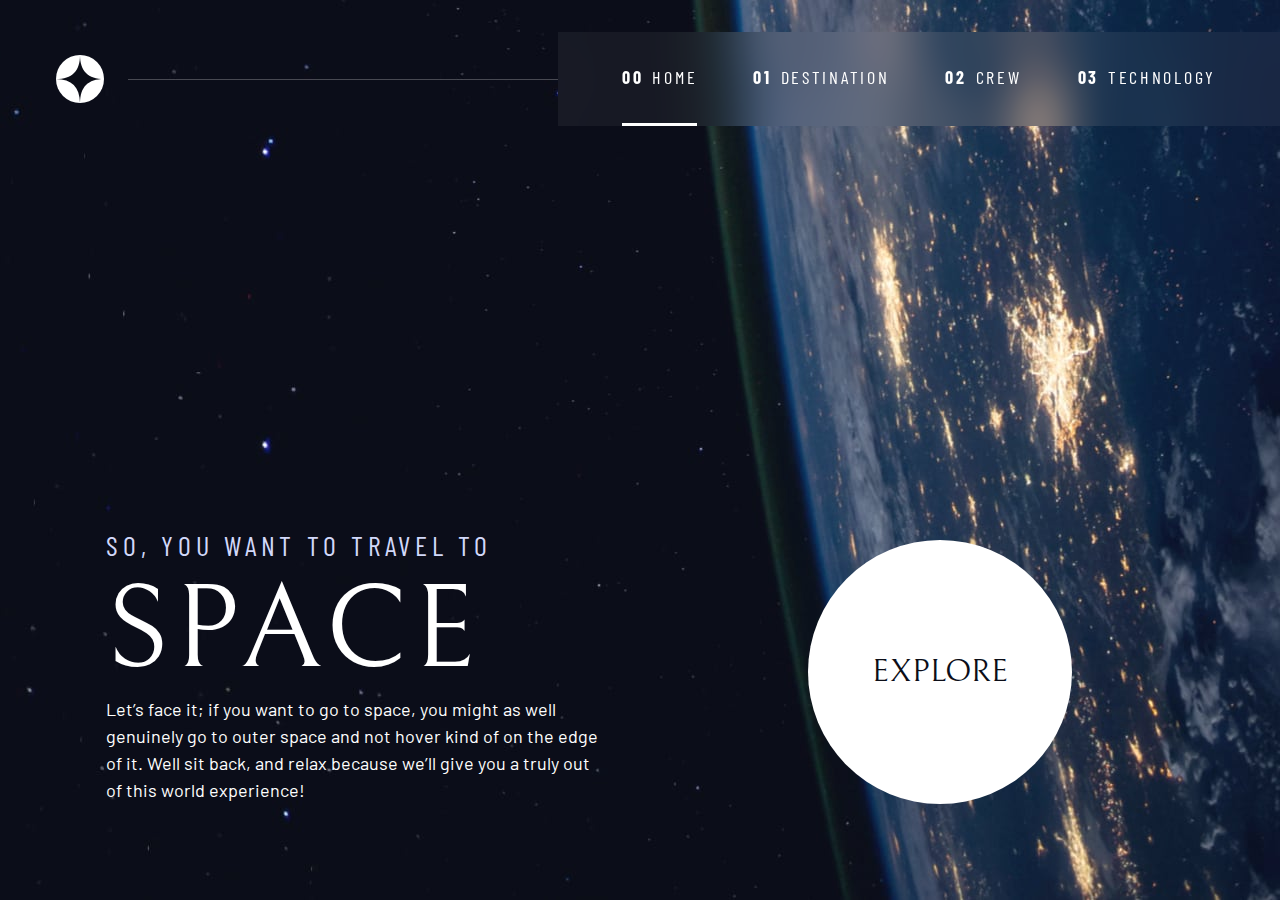
<file: index.html>
<!DOCTYPE html>
<html lang="en">
<head>
    <meta charset="UTF-8">
    <meta name="viewport" content="width=device-width, initial-scale=1.0">

    <link rel="icon" type="image/png" sizes="32x32" href="./assets/favicon-32x32.png">
    <!-- Google fonts -->
    <link rel="preconnect" href="https://fonts.googleapis.com">
    <link rel="preconnect" href="https://fonts.gstatic.com" crossorigin>
    <link href="https://fonts.googleapis.com/css2?family=Barlow+Condensed:wght@400;700&family=Barlow:wght@400;700&family=Bellefair&display=swap" rel="stylesheet">
    <!-- Custom CSS -->
    <link rel="stylesheet" href="index.css">
    <title>Space tourism website</title>
    <script src="index.js" defer></script>
</head>
<body class="home">
    <a href="#main" class="skip-to-content">Skip to content</a>
    <header class="primary-header flex">
        <div>
            <img src="./assets/shared/logo.svg" alt="space tourism logo" class="logo" />
        </div>
        <button class="mobile-nav-toggle" aria-controls="primary-nav"><span class="sr-only" aria-expanded="false">Menu</span></button>
        <nav>
            <ul id="primary-nav" data-visible="false" class="primary-nav underline-indicators flex">
                <li class="active"><a class=" ff-sans-cond uppercase text-white letter-spacing-2" href="index.html"><span aria-hidden="true">00</span>Home</a></li>
                <li><a class=" ff-sans-cond uppercase text-white letter-spacing-2" href="destination.html"><span aria-hidden="true">01</span>Destination</a></li>
                <li><a class=" ff-sans-cond uppercase text-white letter-spacing-2" href=crew.html><span aria-hidden="true">02</span>Crew</a></li>
                <li><a class=" ff-sans-cond uppercase text-white letter-spacing-2" href="technology.html"><span aria-hidden="true">03</span>Technology</a></li>
            </ul>
        </nav>
    </header>

    <main id="main" class="grid-container grid-container--home">
        <div>
            <h1 class="text-light fs-500 ff-sans-cond uppercase letter-spacing-1">So, you want to travel to 
                <span class="d-block fs-900 ff-serif text-white">Space</span>
            </h1>
            <p>
                Let’s face it; if you want to go to space, you might as well genuinely go to 
                outer space and not hover kind of on the edge of it. Well sit back, and relax 
                because we’ll give you a truly out of this world experience!
            </p>
        </div>
        <div>
            <a href="destination.html" class="large-button uppercase ff-serif text-dark bg-white">Explore</a> 
        </div>
    </main>
</body>
</html>
</file>
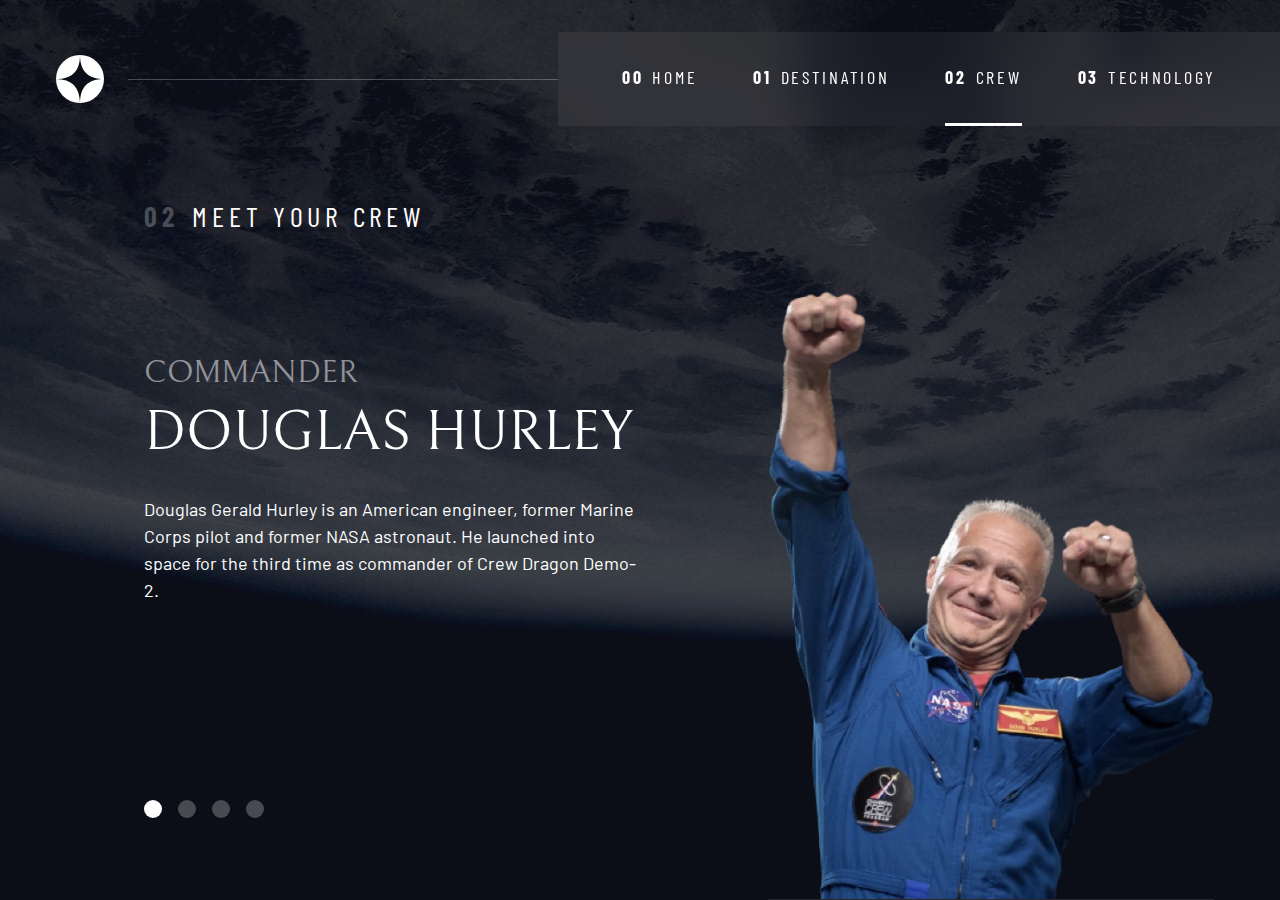
<file: crew.html>
<!DOCTYPE html>
<html lang="en">
<head>
    <meta charset="UTF-8">
    <meta name="viewport" content="width=device-width, initial-scale=1.0">

    <link rel="icon" type="image/png" sizes="32x32" href="./assets/favicon-32x32.png">
    <!-- Google fonts -->
    <link rel="preconnect" href="https://fonts.googleapis.com">
    <link rel="preconnect" href="https://fonts.gstatic.com" crossorigin>
    <link href="https://fonts.googleapis.com/css2?family=Barlow+Condensed:wght@400;700&family=Barlow:wght@400;700&family=Bellefair&display=swap" rel="stylesheet">
    <!-- Custom CSS -->
    <link rel="stylesheet" href="index.css">
    <title>Space tourism website</title>
    <script src="index.js" defer></script>
</head>
<body class="crew">
    <a href="#main" class="skip-to-content">Skip to content</a>
    <header class="primary-header flex">
        <div>
            <img src="./assets/shared/logo.svg" alt="space tourism logo" class="logo" />
        </div>
        <button class="mobile-nav-toggle" aria-controls="primary-nav"><span class="sr-only" aria-expanded="false">Menu</span></button>
        <nav>
            <ul id="primary-nav" data-visible="false" class="primary-nav underline-indicators flex">
                <li><a class=" ff-sans-cond uppercase text-white letter-spacing-2" href="index.html"><span aria-hidden="true">00</span>Home</a></li>
                <li><a class=" ff-sans-cond uppercase text-white letter-spacing-2" href="destination.html"><span aria-hidden="true">01</span>Destination</a></li>
                <li class="active"><a class=" ff-sans-cond uppercase text-white letter-spacing-2" href=crew.html><span aria-hidden="true">02</span>Crew</a></li>
                <li><a class=" ff-sans-cond uppercase text-white letter-spacing-2" href="technology.html"><span aria-hidden="true">03</span>Technology</a></li>
            </ul>
        </nav>
    </header>

    <main id="main" class="grid-container grid-container--crew flow">
        <h1 class="numbered-title"><span aria-hidden="true">02</span>Meet your crew</h1>
        <div class="dot-indicators flex" role="tablist" aria-label="crew member list">
            <button aria-selected="true" aria-controls="commander-tab" role="tab" data-image="commander-image" tabindex="0"><span class="sr-only">The commander</span></button>
            <button aria-selected="false" aria-controls="specialist-tab" role="tab" data-image="specialist-image" tabindex="-1"><span class="sr-only">The mission specialist</span></button>
            <button aria-selected="false" aria-controls="pilot-tab" role="tab" data-image="pilot-image" tabindex="-1"><span class="sr-only">The pilot</span></button>
            <button aria-selected="false" aria-controls="engineer-tab" role="tab" data-image="engineer-image" tabindex="-1"><span class="sr-only">The crew engineer</span></button>
        </div>
        
        <!-- Commander -->
        <article class="crew-info flow" id="commander-tab" role="tabpanel" tabindex="0">
            <header class="flow flow--space-small">
                <h2 class="fs-600 ff-serif uppercase">Commander</h2>
                <p class="fs-700 uppercase ff-serif">Douglas Hurley</p>
            </header>
            <p>
                Douglas Gerald Hurley is an American engineer, former Marine Corps pilot 
                and former NASA astronaut. He launched into space for the third time as 
                commander of Crew Dragon Demo-2.
            </p>
        </article>

        <!-- Mission Specialist -->
        <article hidden class="crew-info flow" id="specialist-tab" role="tabpanel" tabindex="0">
            <header class="flow flow--space-small">
                <h2 class="fs-600 ff-serif uppercase">Mission Specialist</h2>
                <p class="fs-700 uppercase ff-serif">Mark Shuttleworth</p>
            </header>
            <p>
                Mark Richard Shuttleworth is the founder and CEO of Canonical, the company behind 
                the Linux-based Ubuntu operating system. Shuttleworth became the first South 
                African to travel to space as a space tourist.
            </p>
        </article>

        <!-- Pilot -->
        <article hidden class="crew-info flow" id="pilot-tab" role="tabpanel" tabindex="0">
            <header class="flow flow--space-small">
                <h2 class="fs-600 ff-serif uppercase">Pilot</h2>
                <p class="fs-700 uppercase ff-serif">Victor Glover</p>
            </header>
            <p>
                Pilot on the first operational flight of the SpaceX Crew Dragon to the 
                International Space Station. Glover is a commander in the U.S. Navy where 
                he pilots an F/A-18.He was a crew member of Expedition 64, and served as a 
                station systems flight engineer. 
            </p>
        </article>
        
        <!-- Engineer -->
        <article hidden class="crew-info flow" id="engineer-tab" role="tabpanel" tabindex="0">
            <header class="flow flow--space-small">
                <h2 class="fs-600 ff-serif uppercase">Flight Engineer</h2>
                <p class="fs-700 uppercase ff-serif">Anousheh Ansari</p>
            </header>
            <p>
                Anousheh Ansari is an Iranian American engineer and co-founder of Prodea Systems. 
                Ansari was the fourth self-funded space tourist, the first self-funded woman to 
                fly to the ISS, and the first Iranian in space.
            </p>
        </article>       

        <picture id="commander-image">
            <source srcset="assets/crew/image-douglas-hurley.webp" type="image/webp">
            <img src="assets/crew/image-douglas-hurley.png" alt="dougles harley" />
        </picture>
        <picture hidden id="specialist-image">
            <source srcset="assets/crew/image-mark-shuttleworth.webp" type="image/webp">
            <img src="assets/crew/image-mark-shuttleworth.png" alt="mark shuttleworth" />
        </picture>
        <picture hidden id="pilot-image">
            <source srcset="assets/crew/image-victor-glover.webp" type="image/webp">
            <img src="assets/crew/image-victor-glover.png" alt="victor glover" />
        </picture>
        <picture hidden id="engineer-image">
            <source srcset="assets/crew/image-anousheh-ansari.webp" type="image/webp">
            <img src="assets/crew/image-anousheh-ansari.png" alt="anousheh ansari" />
        </picture>
    </main>
</body>
</html>
</file>
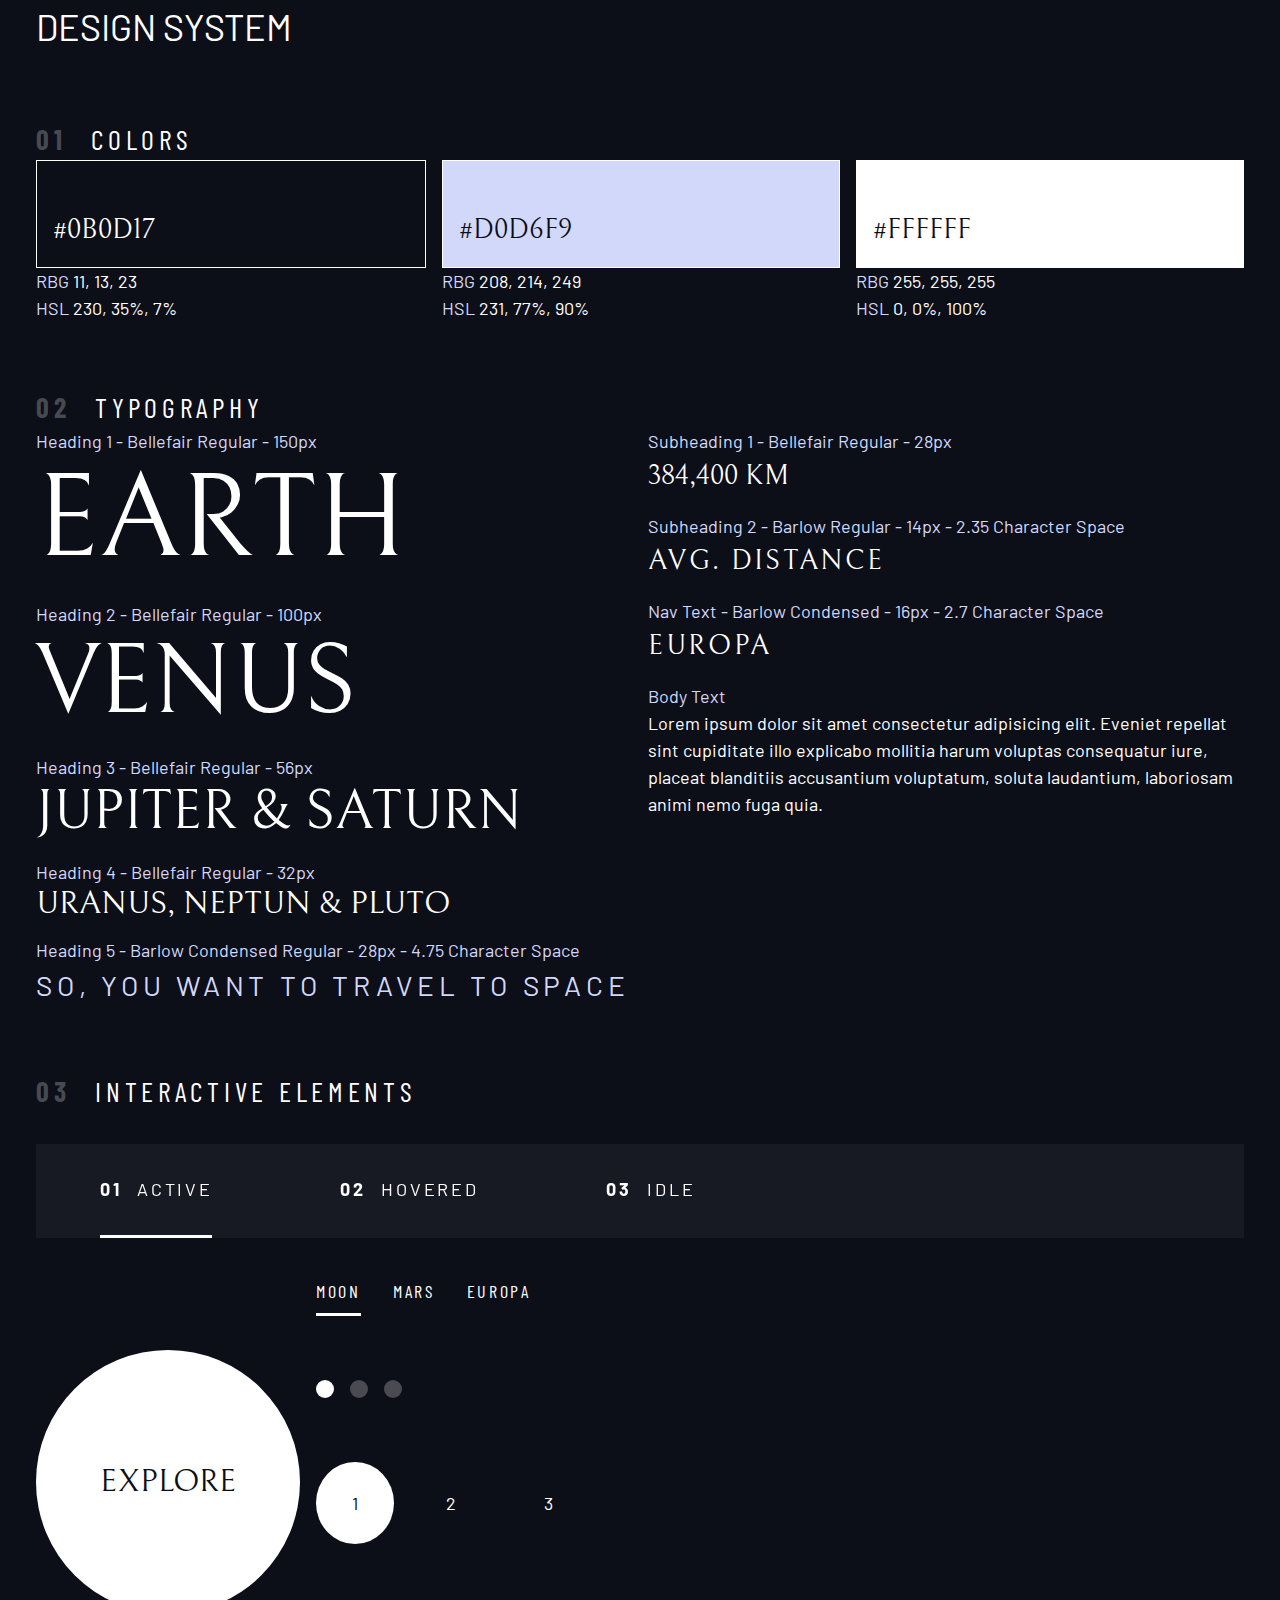
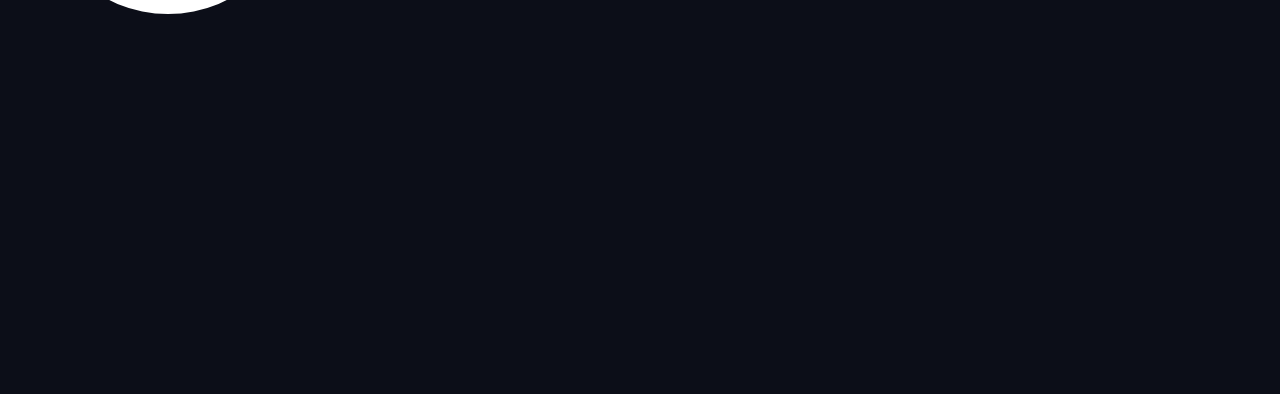
<file: design-system.html>
<!DOCTYPE html>
<html lang="en">
<head>
    <meta charset="UTF-8">
    <meta name="viewport" content="width=device-width, initial-scale=1.0">
    <link rel="stylesheet" href="index.css">
    <link rel="preconnect" href="https://fonts.googleapis.com">
    <link rel="preconnect" href="https://fonts.gstatic.com" crossorigin>
    <link href="https://fonts.googleapis.com/css2?family=Barlow+Condensed:wght@400;700&family=Barlow:wght@400;700&family=Bellefair&display=swap" rel="stylesheet">
    <title>Design System</title>
</head>
<body class="bg-dark text-white">
    <div class="container">
        <h1 class="uppercase">Design System</h1>

        <section id="colors" style="margin: 4rem 0">
            <h2 class="numbered-title"><span>01</span> colors</h2>
            <div class="flex">
                <div style="flex-grow: 1;">
                    <div class="bg-dark text-white ff-serif fs-500" style="padding: 3rem 1rem 1rem; border: 1px solid white;">
                        #0B0D17
                    </div>
                    <p><span class="text-light">RBG</span> 11, 13, 23</p>
                    <p><span class="text-light">HSL</span> 230, 35%, 7%</p>
                </div>
                <div style="flex-grow: 1;">
                    <div class="bg-light text-dark ff-serif fs-500" style="padding: 3rem 1rem 1rem; border: 1px solid white;">
                        #D0D6F9
                    </div>
                    <p><span class="text-light">RBG</span> 208, 214, 249</p>
                    <p><span class="text-light">HSL</span> 231, 77%, 90%</p>
                </div>
                <div style="flex-grow: 1;">
                    <div class="bg-white text-dark ff-serif fs-500" style="padding: 3rem 1rem 1rem; border: 1px solid white;">
                        #FFFFFF
                    </div>
                    <p><span class="text-light">RBG</span> 255, 255, 255</p>
                    <p><span class="text-light">HSL</span> 0, 0%, 100%</p>
                </div>
            </div>
        </section>

        <section id="typography" style="margin: 4rem 0;">
            <h2 class="numbered-title"><span>02</span> Typography</h2>
            <div class="flex">
                <div class="flow" style="flex-basis: 100%;">
                    <div>
                        <p class="text-light">Heading 1 - Bellefair Regular - 150px</p>
                        <p class="fs-900 ff-serif uppercase">Earth</p>
                    </div>
                    <div>
                        <p class="text-light">Heading 2 - Bellefair Regular - 100px</p>
                        <p class="fs-800 ff-serif uppercase">Venus</p>
                    </div>
                    <div>
                        <p class="text-light">Heading 3 - Bellefair Regular - 56px</p>
                        <p class="fs-700 ff-serif uppercase">Jupiter & Saturn</p>
                    </div>
                    <div>
                        <p class="text-light">Heading 4 - Bellefair Regular - 32px</p>
                        <p class="fs-600 ff-serif uppercase">Uranus, Neptun & Pluto</p>
                    </div>
                    <div>
                        <p class="text-light">Heading 5 - Barlow Condensed Regular - 28px - 4.75 Character Space</p>
                        <p class="text-light fs-500 ff-sans-serif uppercase letter-spacing-1">So, you want to travel to space</p>
                    </div>
                </div>
                <div class="flow" style="flex-basis: 100%;">
                    <div>
                        <p class="text-light">Subheading 1 - Bellefair Regular - 28px</p>
                        <p class="fs-500 ff-serif uppercase">384,400 km</p>
                    </div>
                    <div>
                        <p class="text-light">Subheading 2 - Barlow Regular - 14px - 2.35 Character Space</p>
                        <p class="fs-500 ff-serif uppercase letter-spacing-3">Avg. Distance</p>
                    </div>
                    <div>
                        <p class="text-light">Nav Text - Barlow Condensed - 16px - 2.7 Character Space</p>
                        <p class="fs-500 ff-serif uppercase letter-spacing-2">Europa</p>
                    </div>
                    <div>
                        <p class="text-light">Body Text</p>
                        <p>Lorem ipsum dolor sit amet consectetur adipisicing elit. Eveniet repellat sint cupiditate illo explicabo mollitia harum voluptas consequatur iure, placeat blanditiis accusantium voluptatum, soluta laudantium, laboriosam animi nemo fuga quia.</p>
                    </div>
                </div>
            </div>
        </section>
        <section class="flow" id="interactive-elements">
            <h2 class="numbered-title"><span>03</span> Interactive Elements</h2>

            <!-- navigation -->
            <div>
                <nav>
                    <ul class="primary-nav flex underline-indicators" style="--gap: 8rem;">
                        <li class="active"><a class="uppercase text-white letter-spacing-2" href="#"><span>01</span> Active</a></li>
                        <li><a class="uppercase text-white letter-spacing-2" href="#"><span>02</span> Hovered</a></li>
                        <li><a class="uppercase text-white letter-spacing-2" href="#"><span>03</span> Idle</a></li>
                    </ul>
                </nav>
            </div>

            <div class="flex">
                <div style="margin-top: 5rem">
                    <!-- explore button -->
                    <a href="#" class="large-button uppercase ff-serif fs-600 text-dark bg-white">Explore</a>
                </div>

                <div class="flow" style="margin-bottom: 50vh; --flow-space: 4rem">  
                    <!-- tabs -->
                    <div class="tab-list underline-indicators flex">
                        <button aria-selected="true" class="uppercase text-white ff-sans-cond letter-spacing-2">Moon</button>
                        <button aria-selected="false" class="uppercase text-white ff-sans-cond letter-spacing-2">Mars</button>
                        <button aria-selected="false" class="uppercase text-white ff-sans-cond letter-spacing-2">Europa</button>
                    </div>

                    <!-- dots -->
                    <div class="dot-indicators flex">
                        <button aria-selected="true"><span class="sr-only">Slide title</span></button>
                        <button aria-selected="false"><span class="sr-only">Slide title</span></button>
                        <button aria-selected="false"><span class="sr-only">Slide title</span></button>
                    </div>

                    <!-- numbers -->
                    <div class="number-indicators flex">
                        <button aria-selected="true" class="text-white fs-400">1</button>
                        <button aria-selected="false" class="text-white fs-400">2</button>
                        <button aria-selected="false" class="text-white fs-400">3</button>
                    </div>
                </div>
            </div>
        </section>

    </div>
</body>
</html>
</file>
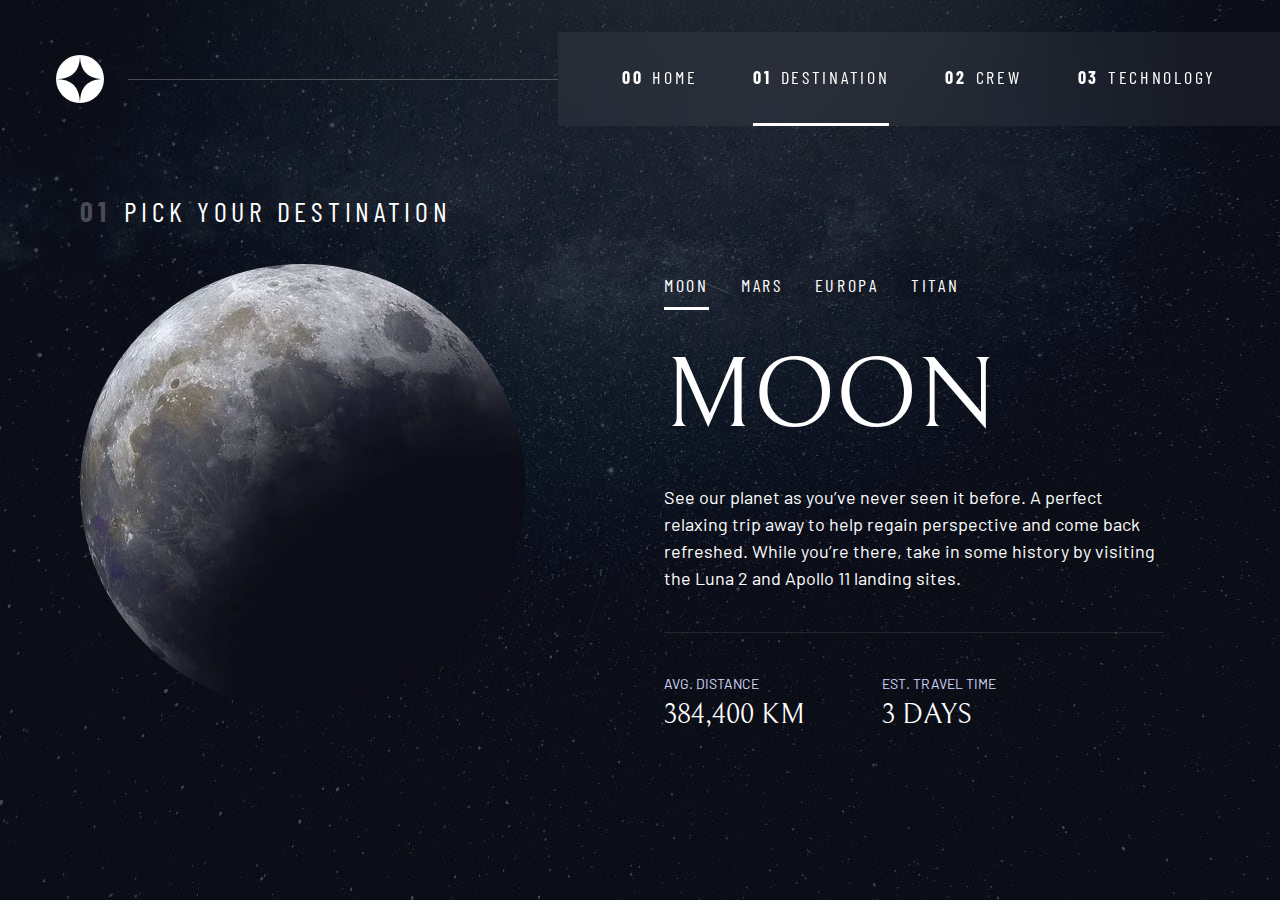
<file: destination.html>
<!DOCTYPE html>
<html lang="en">
<head>
    <meta charset="UTF-8">
    <meta name="viewport" content="width=device-width, initial-scale=1.0">

    <link rel="icon" type="image/png" sizes="32x32" href="./assets/favicon-32x32.png">
    <!-- Google fonts -->
    <link rel="preconnect" href="https://fonts.googleapis.com">
    <link rel="preconnect" href="https://fonts.gstatic.com" crossorigin>
    <link href="https://fonts.googleapis.com/css2?family=Barlow+Condensed:wght@400;700&family=Barlow:wght@400;700&family=Bellefair&display=swap" rel="stylesheet">
    <!-- Custom CSS -->
    <link rel="stylesheet" href="index.css">
    <title>Space tourism website</title>
    <script src="index.js" defer></script>
</head>
<body class="destination">
    <a href="#main" class="skip-to-content">Skip to content</a>
    <header class="primary-header flex">
        <div>
            <img src="./assets/shared/logo.svg" alt="space tourism logo" class="logo" />
        </div>
        <button class="mobile-nav-toggle" aria-controls="primary-nav"><span class="sr-only" aria-expanded="false">Menu</span></button>
        <nav>
            <ul id="primary-nav" data-visible="false" class="primary-nav underline-indicators flex">
                <li><a class=" ff-sans-cond uppercase text-white letter-spacing-2" href="index.html"><span aria-hidden="true">00</span>Home</a></li>
                <li class="active"><a class=" ff-sans-cond uppercase text-white letter-spacing-2" href="destination.html"><span aria-hidden="true">01</span>Destination</a></li>
                <li><a class=" ff-sans-cond uppercase text-white letter-spacing-2" href=crew.html><span aria-hidden="true">02</span>Crew</a></li>
                <li><a class=" ff-sans-cond uppercase text-white letter-spacing-2" href="technology.html"><span aria-hidden="true">03</span>Technology</a></li>
            </ul>
        </nav>
    </header>

    <main id="main" class="grid-container grid-container--destination flow">

        <h1 class="numbered-title"><span aria-hidden="true">01</span>Pick your destination</h1>

        <picture id="moon-image">
            <source srcset="assets/destination/image-moon.webp" type="image/webp">
            <img src="assets/destination/image-moon.png" alt="the mooon" />
        </picture>
        <picture hidden id="mars-image">
            <source srcset="assets/destination/image-mars.webp" type="image/webp">
            <img src="assets/destination/image-mars.png" alt="the planet mars" />
        </picture>
        <picture hidden id="europa-image">
            <source srcset="assets/destination/image-europa.webp" type="image/webp">
            <img src="assets/destination/image-europa.png" alt="the planet europa" />
        </picture>
        <picture hidden id="titan-image">
            <source srcset="assets/destination/image-titan.webp" type="image/webp">
            <img src="assets/destination/image-titan.png" alt="the mooon titan" />
        </picture>

        <div class="tab-list underline-indicators flex" role="tablist" aria-label="destination list">
            <button aria-selected="true" role="tab" aria-controls="moon-tab" class="uppercase text-white ff-sans-cond letter-spacing-2" tabindex="0" data-image="moon-image">Moon</button>
            <button aria-selected="false" role="tab" aria-controls="mars-tab" class="uppercase text-white ff-sans-cond letter-spacing-2" tabindex="-1" data-image="mars-image">Mars</button>
            <button aria-selected="false" role="tab" aria-controls="europa-tab" class="uppercase text-white ff-sans-cond letter-spacing-2" tabindex="-1" data-image="europa-image">Europa</button>
            <button aria-selected="false" role="tab" aria-controls="titan-tab" class="uppercase text-white ff-sans-cond letter-spacing-2" tabindex="-1" data-image="titan-image">Titan</button>
        </div>
        
        <!-- Moon -->
        <article class="destination-info flow" id="moon-tab" tabindex="0" role="tabpanel">
            <h2 class="fs-800 ff-serif uppercase">Moon</h2>
            <p>
                See our planet as you’ve never seen it before. A perfect relaxing trip away to help 
                regain perspective and come back refreshed. While you’re there, take in some history 
                by visiting the Luna 2 and Apollo 11 landing sites.
            </p>
            <div class="destination-meta flex">
                <div>
                    <h3 class="text-light fs-200 uppercase">Avg. distance</h3>
                    <p class="ff-serif uppercase">384,400 km</p>
                </div>
                <div>
                    <h3 class="text-light fs-200 uppercase">Est. travel time</h3>
                    <p class="ff-serif uppercase">3 days</p>
                </div>
            </div>
        </article>

        <!-- Mars -->
        <article hidden class="destination-info flow" id="mars-tab" tabindex="0" role="tabpanel">
            <h2 class="fs-800 ff-serif uppercase">Mars</h2>
            <p>
                Don’t forget to pack your hiking boots. You’ll need them to tackle Olympus Mons, 
                the tallest planetary mountain in our solar system. It’s two and a half times 
                the size of Everest!
            </p>
            <div class="destination-meta flex">
                <div>
                    <h3 class="text-light fs-200 uppercase">Avg. distance</h3>
                    <p class="ff-serif uppercase">225 mil. km</p>
                </div>
                <div>
                    <h3 class="text-light fs-200 uppercase">Est. travel time</h3>
                    <p class="ff-serif uppercase">9 months</p>
                </div>
            </div>
        </article>

        <!-- Europa -->
        <article hidden class="destination-info flow" id="europa-tab" tabindex="0" role="tabpanel">
            <h2 class="fs-800 ff-serif uppercase">Europa</h2>
            <p>
                The smallest of the four Galilean moons orbiting Jupiter, Europa is a 
                winter lover’s dream. With an icy surface, it’s perfect for a bit of 
                ice skating, curling, hockey, or simple relaxation in your snug 
                wintery cabin..
            </p>
            <div class="destination-meta flex">
                <div>
                    <h3 class="text-light fs-200 uppercase">Avg. distance</h3>
                    <p class="ff-serif uppercase">628 mil. km</p>
                </div>
                <div>
                    <h3 class="text-light fs-200 uppercase">Est. travel time</h3>
                    <p class="ff-serif uppercase">3 years</p>
                </div>
            </div>
        </article>

        <!-- Titan -->
        <article hidden class="destination-info flow" id="titan-tab" tabindex="0" role="tabpanel">
            <h2 class="fs-800 ff-serif uppercase">Titan</h2>
            <p>
                The only moon known to have a dense atmosphere other than Earth, Titan 
                is a home away from home (just a few hundred degrees colder!). As a 
                bonus, you get striking views of the Rings of Saturn.
            </p>
            <div class="destination-meta flex">
                <div>
                    <h3 class="text-light fs-200 uppercase">Avg. distance</h3>
                    <p class="ff-serif uppercase">1.6 bil. km</p>
                </div>
                <div>
                    <h3 class="text-light fs-200 uppercase">Est. travel time</h3>
                    <p class="ff-serif uppercase">7 years</p>
                </div>
            </div>
        </article>
    </main>
</body>
</html>
</file>
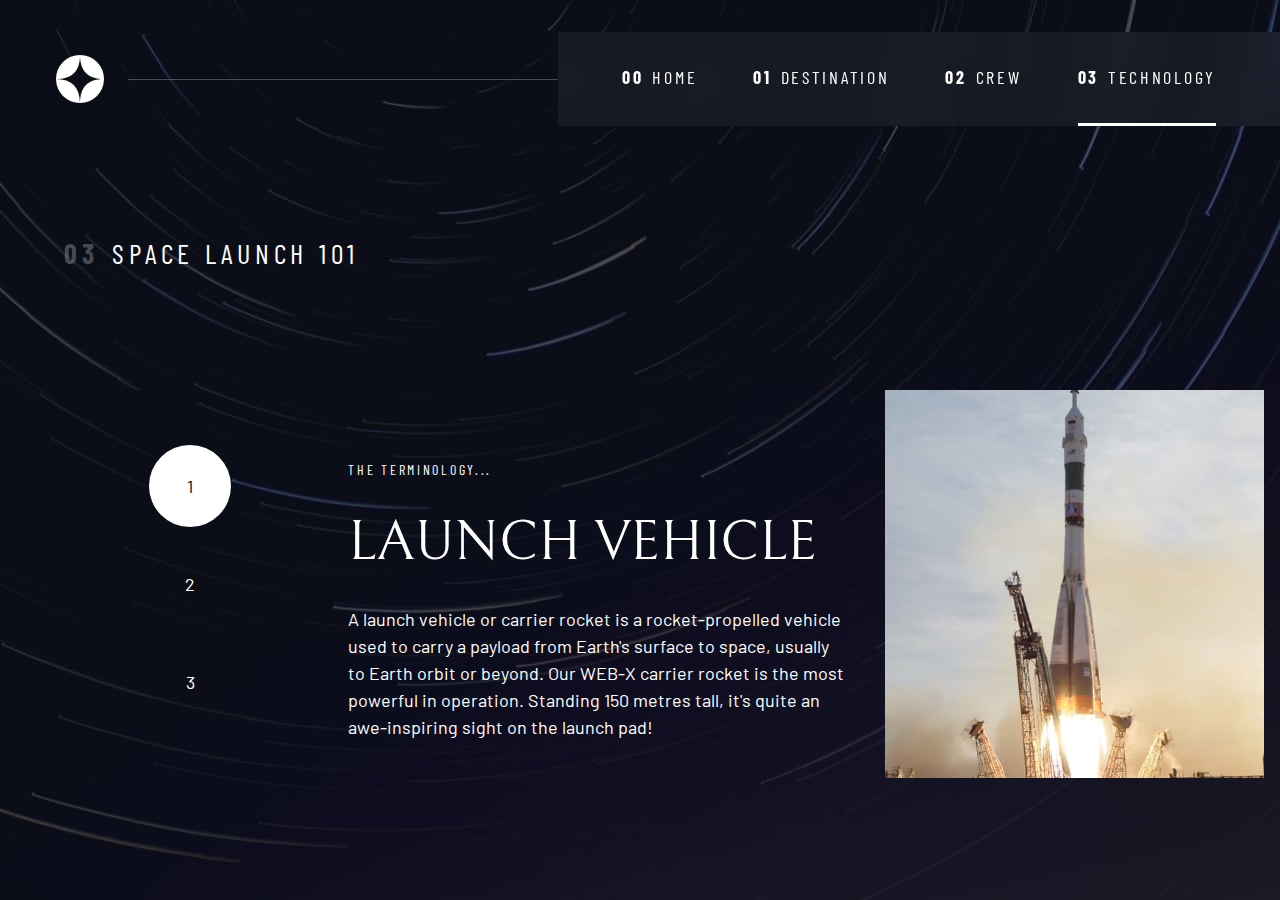
<file: technology.html>
<!DOCTYPE html>
<html lang="en">
<head>
    <meta charset="UTF-8">
    <meta name="viewport" content="width=device-width, initial-scale=1.0">

    <link rel="icon" type="image/png" sizes="32x32" href="./assets/favicon-32x32.png">
    <!-- Google fonts -->
    <link rel="preconnect" href="https://fonts.googleapis.com">
    <link rel="preconnect" href="https://fonts.gstatic.com" crossorigin>
    <link href="https://fonts.googleapis.com/css2?family=Barlow+Condensed:wght@400;700&family=Barlow:wght@400;700&family=Bellefair&display=swap" rel="stylesheet">
    <!-- Custom CSS -->
    <link rel="stylesheet" href="index.css">
    <title>Space tourism website</title>
    <script src="index.js" defer></script>
</head>
<body class="technology">
    <a href="#main" class="skip-to-content">Skip to content</a>

    <header class="primary-header flex">
        <div>
            <img src="./assets/shared/logo.svg" alt="space tourism logo" class="logo" />
        </div>
        <button class="mobile-nav-toggle" aria-controls="primary-nav"><span class="sr-only" aria-expanded="false">Menu</span></button>
        <nav>
            <ul id="primary-nav" data-visible="false" class="primary-nav underline-indicators flex">
                <li><a class=" ff-sans-cond uppercase text-white letter-spacing-2" href="index.html"><span aria-hidden="true">00</span>Home</a></li>
                <li><a class=" ff-sans-cond uppercase text-white letter-spacing-2" href="destination.html"><span aria-hidden="true">01</span>Destination</a></li>
                <li><a class=" ff-sans-cond uppercase text-white letter-spacing-2" href=crew.html><span aria-hidden="true">02</span>Crew</a></li>
                <li class="active"><a class=" ff-sans-cond uppercase text-white letter-spacing-2" href="technology.html"><span aria-hidden="true">03</span>Technology</a></li>
            </ul>
        </nav>
    </header>

    <main id="main" class="grid-container grid-container--technology">
        <h1 class="numbered-title"><span aria-hidden="true">03</span>Space launch 101</h1>
        <div class="number-indicators flex" role="tablist" aria-label="technology list">
            <button aria-selected="true" role="tab" aria-controls="launch-tab" class="text-white fs-400" tabindex="0" data-image="launch-image">1</button>
            <button aria-selected="false" role="tab" aria-controls="spaceport-tab" class="text-white fs-400" tabindex="-1" data-image="spaceport-image">2</button>
            <button aria-selected="false" role="tab" aria-controls="vehicle-tab" class="text-white fs-400" tabindex="-1" data-image="vehicle-image">3</button>
        </div>

        <!-- Launch -->
        <article class="technology-info flow" id="launch-tab" tabindex="0" role="tabpanel">
            <header class="flow flow-space--small">
                <h2 class="fs-200 ff-sans-cond uppercase letter-spacing-2">The terminology...</h2>
                <p class="fs-700 uppercase ff-serif">Launch vehicle</p>
            </header>
            <p>
                A launch vehicle or carrier rocket is a rocket-propelled vehicle used to carry a 
                payload from Earth's surface to space, usually to Earth orbit or beyond. Our 
                WEB-X carrier rocket is the most powerful in operation. Standing 150 metres tall, 
                it's quite an awe-inspiring sight on the launch pad!
            </p>
        </article>
        <picture id="launch-image">
            <source media="(min-width: 760px)" srcset="assets/technology/image-launch-vehicle-portrait.jpg">
            <img src="assets/technology/image-launch-vehicle-landscape.jpg" alt="lanch vehicle" />
        </picture>

        <!-- Spaceport -->
        <article hidden class="technology-info flow" id="spaceport-tab" tabindex="0" role="tabpanel">
            <header class="flow flow-space--small">
                <h2 class="fs-200 ff-sans-cond uppercase letter-spacing-2">The terminology...</h2>
                <p class="fs-700 uppercase ff-serif">Spaceport</p>
            </header>
            <p>
                A spaceport or cosmodrome is a site for launching (or receiving) spacecraft, 
                by analogy to the seaport for ships or airport for aircraft. Based in the 
                famous Cape Canaveral, our spaceport is ideally situated to take advantage 
                of the Earth’s rotation for launch.
            </p>
        </article>
        <picture hidden id="spaceport-image">
            <source media="(min-width: 760px)" srcset="assets/technology/image-spaceport-portrait.jpg">
            <img src="assets/technology/image-spaceport-landscape.jpg" alt="spaceport" />
        </picture>
        
        <!-- Vehicle -->
        <article hidden class="technology-info flow" id="vehicle-tab" tabindex="0" role="tabpanel">
            <header class="flow flow-space--small">
                <h2 class="fs-200 ff-sans-cond uppercase letter-spacing-2">The terminology...</h2>
                <p class="fs-700 uppercase ff-serif">Space capsule</p>
            </header>
            <p>
                A space capsule is an often-crewed spacecraft that uses a blunt-body reentry 
                capsule to reenter the Earth's atmosphere without wings. Our capsule is where 
                you'll spend your time during the flight. It includes a space gym, cinema, 
                and plenty of other activities to keep you entertained.
            </p>
        </article>
        <picture hidden id="vehicle-image">
            <source media="(min-width: 760px)" srcset="assets/technology/image-space-capsule-portrait.jpg">
            <img src="assets/technology/image-space-capsule-landscape.jpg" alt="space capsule" />
        </picture>
    </main>
</body>
</html>
</file>
<file: index.css>
/* ------------------------- */
/*     Custom Properties    */
/* ----------------------- */
:root { 
    /* colors */
    --clr-dark: 230 35% 7%; /* hsl */
    --clr-light: 231 77% 90%;
    --clr-white: 0 0% 100%;

    /* font-size */
    --fs-900: clamp(5rem, 8vw + 1rem, 9.375rem); 
    --fs-800: 3.5rem;
    --fs-700: 1.5rem;
    --fs-600: 1rem;
    --fs-500: 1rem;
    --fs-400: 0.9375rem;
    --fs-300: 1rem;
    --fs-200: 0.875rem; 

    /* font-families */
    --ff-serif: "Bellefair", serif;
    --ff-sans-cond: "Barlow Condensed", sans-serif;
    --ff-sans-normal: "Barlow", sans-serif;
}

/* Tablets */
@media (min-width: 560px) { 
    :root {
        --fs-800: 5rem;
        --fs-700: 2.5rem;
        --fs-600: 1.5rem;
        --fs-500: 1.25rem;
        --fs-400: 1rem;
    }
}

/* Desktop */
@media (min-width: 760px) {
    :root {
        --fs-800: 6.25rem;
        --fs-700: 3.5rem;
        --fs-600: 2rem;
        --fs-500: 1.75rem;
        --fs-400: 1.125rem;
    }
}


/* ------------------------- */
/*          Reset           */
/* ----------------------- */

/* Box sizing */
*,
*::before,
*::after {
    box-sizing: border-box;
}

/* Reset margins */
body,
h1,
h2,
h3,
h4,
h5,
p,
figure,
picture {
    margin: 0;
}

h1,
h2,
h3,
h4,
h5,
h6,
p {
    font-weight: 400;
}

/* Set up the body */
body {
    font-family: var(--ff-sans-normal);
    font-size: var(--fs-400);
    color: hsl( var(--clr-white) );
    background-color: hsla( var(--clr-dark) );
    line-height: 1.5;
    min-height: 100vh;

    display: grid;
    grid-template-rows: min-content 1fr;

    overflow-x: hidden;
}

/* Make images easier to work with */
img:not([hidden]),
picture:not([hidden]) {
    max-width: 100%;
    display: block;
}

/* Make form elements easier to work with */
input,
button,
textarea,
select {
    font: inherit;
}

/* Remove animations for people who've turned them off */
@media (prefers-reduced-motion: reduce) {
    *,
    *::before,
    *::after {
        animation-duration: 0.01ms !important;
        animation-iteration-count: 1 !important;
        transition-duration: 0.01s !important;
        scroll-behavior: auto !important;
    }
}


/* ------------------------- */
/*    Utility Classes       */
/* ----------------------- */

.flex {
    display: flex;
    gap: var(--gap, 1rem);
}

.grid {
    display: grid;
    gap: var(--gap, 1rem);
}

.d-block {
    display: block;
}

.flow > *:where(:not(:first-child)) { /* => not selecting the first child=*not(:first-child) */
    margin-top: var(--flow-space, 1rem);
}

.flow--space-small {
    --flow-space: .75rem;
}

.container {
    padding-inline: 2em;
    margin-inline: auto;
    max-width: 80rem;
}

/* Screen reader only */
.sr-only {
    position: absolute;
    width: 1px;
    height: 1px;
    padding: 0;
    margin: -1px;
    overflow: hidden;
    clip: rect(0, 0, 0, 0);
    white-space: nowrap; /* added line */
    border: 0;
}

.skip-to-content {
    position: absolute;
    z-index: 9999;
    background: hsl(var(--clr-white));
    color: hsl( var(--clr-dark));
    padding: .5em 1em;
    margin-inline: auto;
    transform: translateY(-100%);
    transition: transform 0.25s ease-in;
}

.skip-to-content:focus {
    transform: translateY(0);
}

/* Colors */
.bg-dark { background-color: hsl( var(--clr-dark) ); }
.bg-light { background-color: hsl( var(--clr-light) ); }
.bg-white { background-color: hsl( var(--clr-white) ); }

.text-dark { color: hsl( var(--clr-dark) ); }
.text-light { color: hsl( var(--clr-light) ); }
.text-white { color: hsl( var(--clr-white) ); }

/* Typography */
.ff-serif { font-family: var(--ff-serif); }
.ff-sans-cond { font-family: var(--ff-sans-cond); }
.ff-sans-normal { font-family: var(--ff-sans-normal); }

.letter-spacing-1 { letter-spacing: 4.75px; }
.letter-spacing-2 { letter-spacing: 2.7px; }
.letter-spacing-3 { letter-spacing: 2.35px }

.uppercase { text-transform: uppercase; }

.fs-900 { font-size: var(--fs-900); }
.fs-800 { font-size: var(--fs-800); }
.fs-700 { font-size: var(--fs-700); }
.fs-600 { font-size: var(--fs-600); }
.fs-500 { font-size: var(--fs-500); }
.fs-400 { font-size: var(--fs-400); }
.fs-300 { font-size: var(--fs-300); }
.fs-200 { font-size: var(--fs-200); }

.fs-900,
.fs-800,
.fs-700,
.fs-600 {
    line-height: 1.1;
}

.numbered-title {
    font-family: var(--ff-sans-cond);
    font-size: var(--fs-500);
    text-transform: uppercase;
    letter-spacing: 4.72px;
}

.numbered-title span {
    margin-right: .5em;
    font-weight: 700;
    color: hsl( var(--clr-white) / .25);
}


/* ------------------------- */
/*         Components       */
/* ----------------------- */

.large-button {
    font-size: 2rem;
    position: relative;
    display: inline-grid;
    z-index: 1;
    place-items: center;
    padding: 0 2em;
    aspect-ratio: 1;
    text-decoration: none;
    border-radius: 50%;
}

/* button animation */
.large-button::after {
    content: "";
    position: absolute;
    z-index: -1;
    background: hsl( var(--clr-white) / .15);
    width: 100%;
    height: 100%;
    border-radius: 50%;
    opacity: 0;
    transition: opacity 500ms linear, transform 750ms ease-in-out;
}

.large-button:hover::after,
.large-button:focus::after {
    opacity: 1;
    transform: scale(1.5)
}   

/* Primary header */
.logo {
    margin: 1.5rem clamp(1.5rem, 5vw, 3.5rem);
}

.primary-header {
    justify-content: space-between;
    align-items: center;
}

.primary-nav {
    --gap: clamp(1.5rem, 5vw, 3.5rem);
    --underline-gap: 2rem;
    list-style: none;
    padding: 0;
    margin: 0;
    background: hsl( var(--clr-dark) / 0.95);
}

.primary-nav a {
    text-decoration: none;
}

.primary-nav a > span {
    font-weight: 700;
    margin-right: 0.5em;
}

/* Glassmorphism supports */
@supports(backdrop-filter: blur(1rem)) {
    .primary-nav {
        background: hsl( var(--clr-white) / 0.05);
        backdrop-filter: blur(1.5rem);
    }
}

.mobile-nav-toggle { 
    display: none;
}

/* Mobile navigation */
@media (max-width: 560px) {
    .primary-nav {
        --underline-gap: 0.5rem;
        position: fixed;
        z-index: 1000;
        inset: 0 0 0 30%;
        list-style: none;
        padding: min(20rem, 15vh) 2rem;
        margin: 0;
        flex-direction: column;
        transform: translateX(100%);
        transition: transform 0.5s ease-in-out;
    }

    .primary-nav[data-visible="true"] {
        transform: translateX(0);
    }

    .primary-nav.underline-indicators > .active {
        border: 0;
    }

    .mobile-nav-toggle { 
        display: block;
        position: absolute;
        z-index: 2000;
        right: 1rem;
        top: 2rem;
        background: transparent;
        background-image: url(./assets/shared/icon-hamburger.svg);
        background-repeat: no-repeat;
        background-position: center;
        width: 1.5rem;
        aspect-ratio: 1;
        border: 0;
    }

    .mobile-nav-toggle[aria-expanded="true"] {
        background-image: url(./assets/shared/icon-close.svg);
    }

    .mobile-nav-toggle:focus-visible {
        outline: 1px solid white;
        outline-offset: 1px;
    }
}

/* Tablet navigation */
@media (min-width: 560px) {
    .primary-nav {
        padding-inline: clamp(3rem, 5vw, 7rem);
    }
}

@media (min-width: 560px) and (max-width: 760px) {
    .primary-nav a > span {
        display: none;
    }
}

/* Desktop navigation */
@media (min-width: 760px) {
    .primary-header::after {
        content: '';
        display: block;
        position: relative;
        height: 1px;
        width: 100%;
        margin-right: -2.5rem;;
        background: hsl(var(--clr-white) / .25);
        order: 1;
    }

    nav {
        order: 2
    }

    .primary-nav {
        margin-block: 2rem;
    }

}

.underline-indicators > * {
    padding: var(--underline-gap, .5rem) 0;
    border: 0;
    border-bottom: .2rem solid hsl( var(--clr-white) / 0 );
    cursor: pointer;
    background-color: transparent;
}

.underline-indicators > *:hover,
.underline-indicators > *:focus {
    border-color: hsl( var(--clr-white) / .5 );
}

.underline-indicators > .active,
.underline-indicators > [aria-selected="true"] {
    color: hsl( var(--clr-white) / 1);
    border-color: hsl( var(--clr-white) / 1 );
}

.tab-list {
    --gap: 2rem;
}

.dot-indicators > *{
    cursor: pointer;
    border: 0;
    border-radius: 50%;
    aspect-ratio: 1;
    padding: 0.5em;
    background-color: hsl( var(--clr-white) / .25);
}

.dot-indicators > *:hover,
.dot-indicators > *:focus {
    background-color: hsl( var(--clr-white) / .5);
}

.dot-indicators > [aria-selected="true"] {
    background-color: hsl( var(--clr-white) / 1);
}

.number-indicators > * {
    cursor: pointer;
    border: 0;
    border-radius: 50%;
    aspect-ratio: 1;
    place-items: center;
    padding: 0 2em;
    background-color: hsl( var(--clr-dark) / .25);
}

.number-indicators > *:hover,
.number-indicators > *:focus {
    border: 1px solid hsl( var(--clr-white));
}

.number-indicators > [aria-selected="true"] {
    background-color: hsl( var(--clr-white) / 1);
    color: hsl( var(--clr-dark));
}


/* ------------------------------*/
/*   Page Specific background    */
/* ---------------------------- */

body {
    background-size: cover;
    background-position: bottom center;
}

/* homepage */
.home {
    background-image: url(./assets/home/background-home-mobile.jpg);
}

/* Tablet */
@media (min-width: 560px) {
    .home {
        background-position: center center;
        background-image: url(./assets/home/background-home-tablet.jpg);
    }
}

/* Desktop */
@media (min-width: 760px) {
    .home {
        background-image: url(./assets/home/background-home-desktop.jpg);
    }
}

/* destination page */
.destination {
    background-image: url(./assets/destination/background-destination-mobile.jpg);
}

/* Tablet */
@media (min-width: 560px) {
    .destination {
        background-position: center center;
        background-image: url(./assets/destination/background-destination-tablet.jpg);
    }
}

/* Desktop */
@media (min-width: 760px) {
    .destination {
        background-image: url(./assets/destination/background-destination-desktop.jpg);
    }
}

/* crew page */
.crew {
    background-image: url(./assets/crew/background-crew-mobile.jpg);
}

/* Tablet */
@media (min-width: 560px) {
    .crew {
        background-position: center center;
        background-image: url(./assets/crew/background-crew-tablet.jpg);
    }
}

/* Desktop */
@media (min-width: 760px) {
    .crew {
        background-image: url(./assets/crew/background-crew-desktop.jpg);
    }
}

/* technology page */
.technology {
    background-image: url(./assets/technology/background-technology-mobile.jpg);
}

/* Tablet */
@media (min-width: 560px) {
    .technology {
        background-position: center center;
        background-image: url(./assets/technology/background-technology-tablet.jpg);
    }
}

/* Desktop */
@media (min-width: 760px) {
    .technology {
        background-image: url(./assets/technology/background-technology-desktop.jpg);
    }
}

/* ------------------------- */
/*          Layout          */
/* ----------------------- */

.grid-container {
    text-align: center;
    display: grid;
    place-items: center;
    padding-inline: 1rem;
    padding-bottom: 3rem;
}

.grid-container p:not([class]) {
    max-width: 50ch;
}

.numbered-title {
    grid-area: title;
}

/* Destination Layout */
.grid-container--destination {
    --flow-space: 2rem;
    grid-template-areas: 
        'title'
        'image'
        'tabs'
        'content';
}

.grid-container--destination > picture {
    grid-area: image;
    max-width: 60%;
    align-self: start;
}

.grid-container--destination > .tab-list {
    grid-area: tabs;
}

.grid-container--destination > .destination-info {
    grid-area: content;
}

.destination-meta {
    flex-direction: column;
    border-top: 1px solid hsl(var(--clr-white) / .1);
    padding-top: 2.5rem;
    margin-top: 2.5rem;
}

.destination-meta p {
    font-size: 1.75rem;
}

/* Crew Layout */
.grid-container--crew {
    --flow-space: 2rem;
    grid-template-areas: 
        'title'
        'image'
        'tabs'
        'content';
}

.grid-container--crew > picture {
    grid-area: image;
    max-width: 60%;
    border-bottom: 1px solid hsl(var(--clr-white) / .1);
}

.grid-container--crew > .dot-indicators {
    grid-area: tabs;
}

.grid-container--crew > .crew-info {
    grid-area: content;
}

.crew-info h2 {
    opacity: .5;
}

/* Tehnology Layout */
.grid-container--technology {
    --flow-space: 2rem;
    grid-template-areas: 
        'title'
        'image'
        'tabs'
        'content';
}

.grid-container--technology > picture {
    grid-area: image;
    margin-top: 2rem;
    margin-bottom: 2rem;
    max-width: 100%;
}

.grid-container--tehnology > .number-indicators {
    grid-area: tabs;
}

.grid-container--technology > .technology-info {
    grid-area: content;
    margin-top: 2rem;
}

.numbered-title {
    grid-area: title;
}


/* Tablet container */
@media (min-width: 560px) {
    .numbered-title {
        justify-self: start;
        margin-top: 2rem;
    }

    .destination-meta {
        flex-direction: row;
        justify-content: space-evenly;
    }

    .grid-container--crew {
        padding-bottom: 0;
        grid-template-areas: 
            'title'
            'content'
            'tabs'
            'image';
    }
}

/* Desktop container */
@media (min-width: 760px) {
    .grid-container {
        text-align: left;
        column-gap: var(--container-gap, 2rem);
        grid-template-columns: minmax(2rem, 1fr) repeat(2, minmax(0, 40rem)) minmax(1rem, 1fr);
    }

    .grid-container--home {
        padding-bottom: max(6rem, 10vh);
        align-items: end;
    }

    .grid-container--home > *:first-child {
        grid-column: 2;
    }
    
    .grid-container--home > *:last-child {
        grid-column: 3;
    }

    .grid-container--destination {
        justify-items: start;
        align-content: start;
        grid-template-areas: 
            '. title title .'
            '. image tabs .'
            '. image content .';
    }

    .grid-container--destination > picture {
        max-width: 90%;
    }

    .destination-meta {
        --gap: min(6vw, 6rem);
        justify-content: start;
    }

    .grid-container--crew {
        grid-template-columns: minmax(2rem, 1fr) minmax(0, 37rem) minmax(0, 23rem) minmax(2rem, 1fr);
        justify-items: start;
        grid-template-areas: 
            '. title title .'
            '. content image .'
            '. tabs image .';
    }

    .grid-container--crew > picture {
        grid-column: span 2;
        align-self: end;
        max-width: 90%;
    }

    .grid-container--technology {
        grid-template-columns: minmax(1rem, 1fr) minmax(2rem, 2fr) minmax(1rem, 1.5fr);
        margin-left: 3rem;
        justify-items: start;
        grid-template-areas: 
            'title title title'
            'tabs content image';
    }

    .grid-container--technology > .number-indicators {
        flex-direction: column;
    }  

    .grid-container--technology > .number-indicators {
        justify-self: center;
    }
}
</file>
